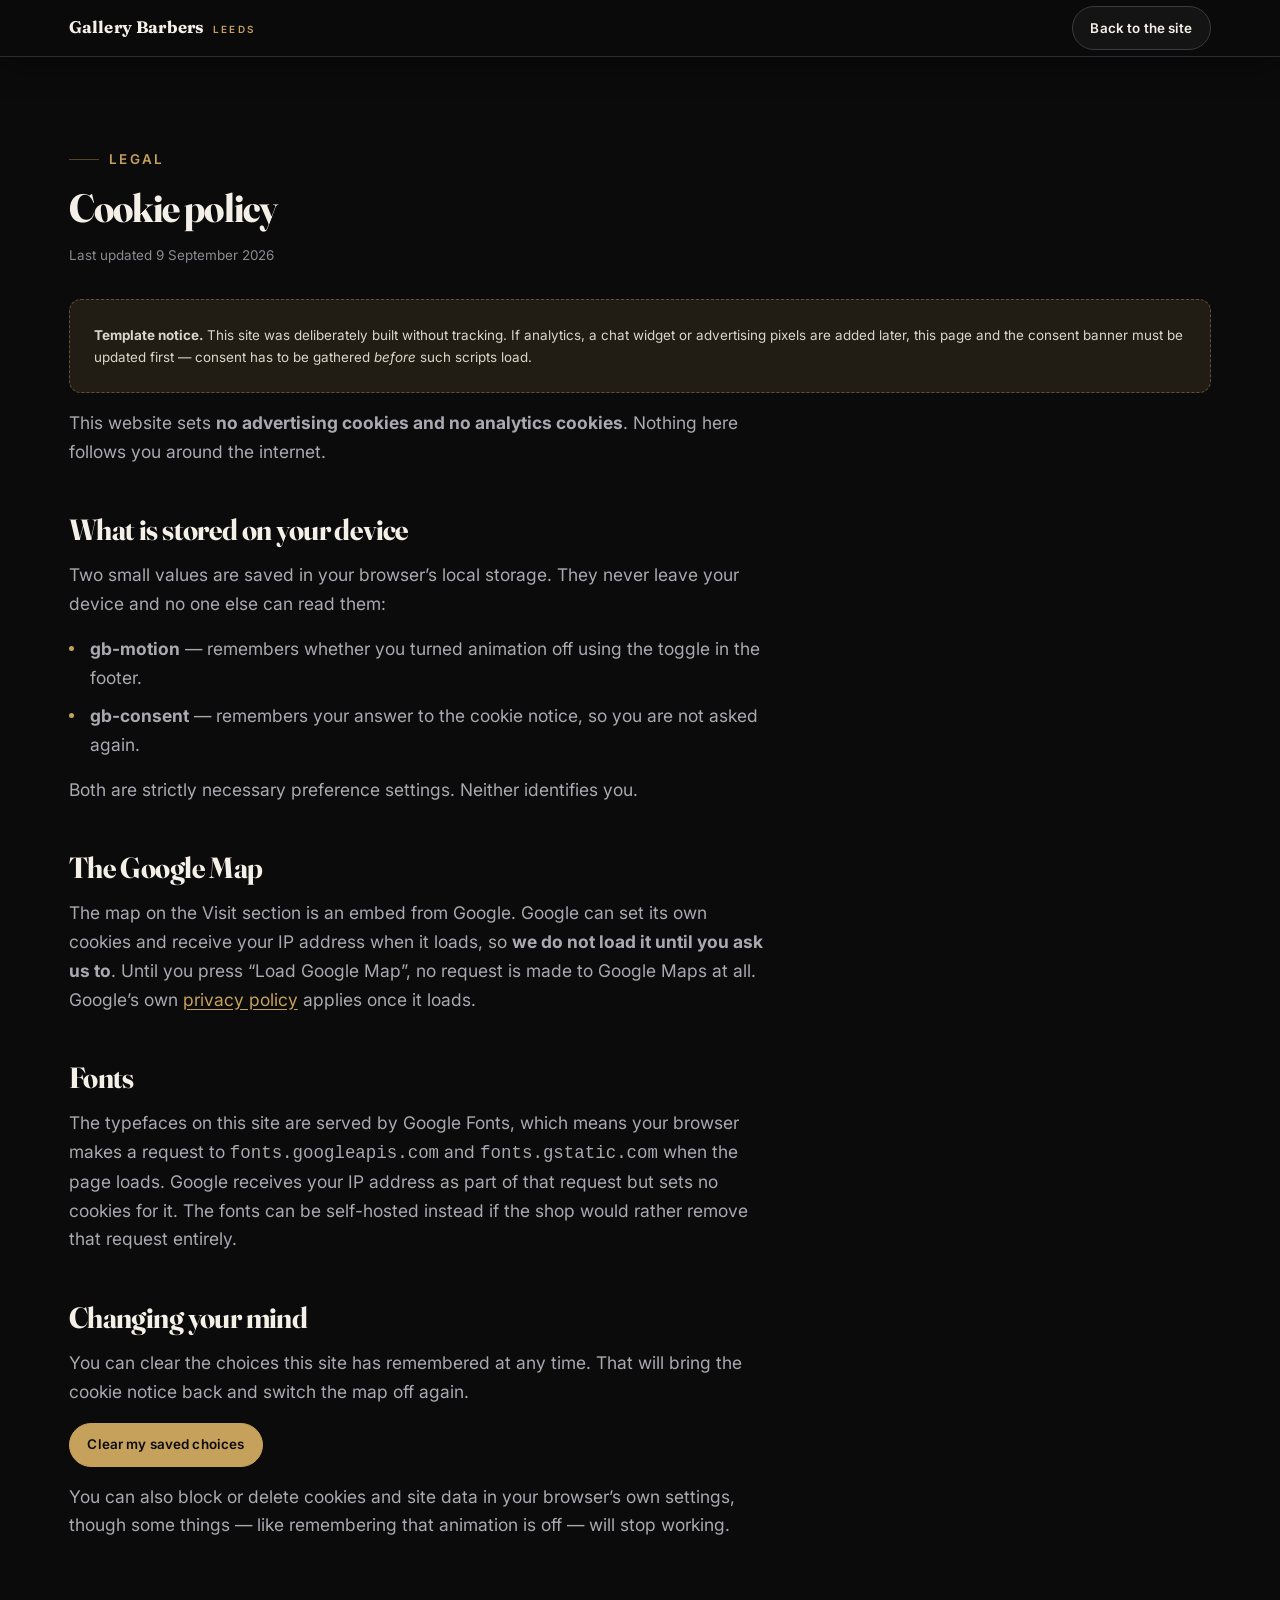
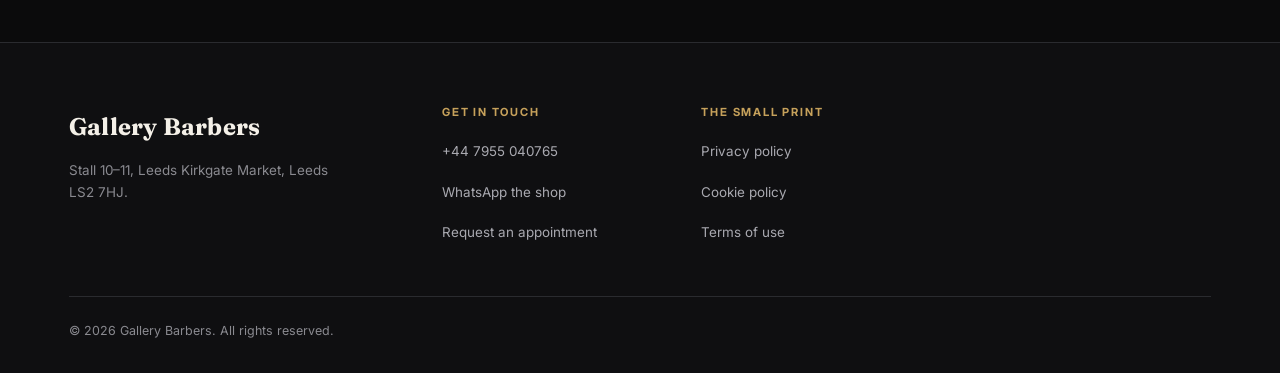
<file: cookies.html>
<!DOCTYPE html>
<html lang="en-GB" data-motion="full">
<head>
<meta charset="utf-8">
<meta name="viewport" content="width=device-width, initial-scale=1, viewport-fit=cover">
<title>Cookie policy | Gallery Barbers Leeds</title>
<meta name="description" content="What this website stores in your browser, and how to change your choice. Gallery Barbers, Leeds Kirkgate Market.">
<meta name="robots" content="index, follow">
<link rel="canonical" href="https://businesspro121.github.io/gallery-barbers-leeds/cookies.html">
<meta name="theme-color" content="#0B0B0C">
<link rel="icon" href="assets/img/favicon.svg" type="image/svg+xml">
<link rel="apple-touch-icon" href="assets/img/apple-touch-icon.png">
<link rel="preconnect" href="https://fonts.googleapis.com">
<link rel="preconnect" href="https://fonts.gstatic.com" crossorigin>
<link href="https://fonts.googleapis.com/css2?family=Fraunces:ital,opsz,wght@0,9..144,400..800;1,9..144,400..800&family=Inter:wght@400;500;600;700&display=swap" rel="stylesheet">
<link rel="stylesheet" href="assets/css/styles.css">
<script>
(function () {
  var d = document.documentElement;
  d.classList.add('js');
  var saved = null;
  try { saved = localStorage.getItem('gb-motion'); } catch (e) {}
  var reduced = saved ? saved === 'reduced'
    : window.matchMedia('(prefers-reduced-motion: reduce)').matches;
  d.setAttribute('data-motion', reduced ? 'reduced' : 'full');
})();
</script>
</head>
<body>
<a class="skip-link" href="#main">Skip to main content</a>

<header class="site-header is-scrolled">
  <div class="shell site-header__inner">
    <a class="brand" href="index.html" aria-label="Gallery Barbers — home">
      <span class="brand__mark">Gallery Barbers</span>
      <span class="brand__sub">Leeds</span>
    </a>
    <div class="header__actions">
      <a class="btn btn--ghost btn--sm" href="index.html">Back to the site</a>
    </div>
  </div>
</header>

<main id="main" class="section doc">
  <div class="shell">
    <p class="eyebrow">Legal</p>
    <h1 class="section-title" style="font-size:var(--step-3)">Cookie policy</h1>
    <p class="doc__meta">Last updated 9 September 2026</p>

    <div class="doc__note">
      <p><strong>Template notice.</strong> This site was deliberately built without tracking. If analytics, a chat widget or advertising pixels are added later, this page and the consent banner must be updated first &mdash; consent has to be gathered <em>before</em> such scripts load.</p>
    </div>

    <div class="doc__body">

      <p>
        This website sets <strong>no advertising cookies and no analytics cookies</strong>.
        Nothing here follows you around the internet.
      </p>

      <h2>What is stored on your device</h2>
      <p>
        Two small values are saved in your browser&rsquo;s local storage. They never leave
        your device and no one else can read them:
      </p>
      <ul>
        <li><strong>gb-motion</strong> &mdash; remembers whether you turned animation off using the toggle in the footer.</li>
        <li><strong>gb-consent</strong> &mdash; remembers your answer to the cookie notice, so you are not asked again.</li>
      </ul>
      <p>
        Both are strictly necessary preference settings. Neither identifies you.
      </p>

      <h2>The Google Map</h2>
      <p>
        The map on the Visit section is an embed from Google. Google can set its own
        cookies and receive your IP address when it loads, so <strong>we do not load it
        until you ask us to</strong>. Until you press &ldquo;Load Google Map&rdquo;, no
        request is made to Google Maps at all. Google&rsquo;s own
        <a href="https://policies.google.com/privacy" target="_blank" rel="noopener noreferrer">privacy policy</a>
        applies once it loads.
      </p>

      <h2>Fonts</h2>
      <p>
        The typefaces on this site are served by Google Fonts, which means your browser
        makes a request to <code>fonts.googleapis.com</code> and
        <code>fonts.gstatic.com</code> when the page loads. Google receives your IP
        address as part of that request but sets no cookies for it. The fonts can be
        self-hosted instead if the shop would rather remove that request entirely.
      </p>

      <h2>Changing your mind</h2>
      <p>
        You can clear the choices this site has remembered at any time. That will bring
        the cookie notice back and switch the map off again.
      </p>
      <p>
        <button class="btn btn--gold btn--sm" type="button" id="resetConsent">Clear my saved choices</button>
        <span id="resetDone" class="field__hint" hidden style="margin-left:.6rem">Cleared &mdash; reload the page to start fresh.</span>
      </p>
      <p>
        You can also block or delete cookies and site data in your browser&rsquo;s own
        settings, though some things &mdash; like remembering that animation is off &mdash;
        will stop working.
      </p>

    </div>
  </div>
</main>

<footer class="site-footer">
  <div class="shell">
    <div class="footer__grid">
      <div class="footer__col footer__brand">
        <span class="brand__mark">Gallery Barbers</span>
        <p class="footer__blurb">Stall 10&ndash;11, Leeds Kirkgate Market, Leeds LS2 7HJ.</p>
      </div>
      <div class="footer__col">
        <h3>Get in touch</h3>
        <ul>
          <li><a href="tel:+447955040765">+44 7955 040765</a></li>
          <li><a href="https://wa.me/447955040765" target="_blank" rel="noopener noreferrer">WhatsApp the shop</a></li>
          <li><a href="index.html#book">Request an appointment</a></li>
        </ul>
      </div>
      <div class="footer__col">
        <h3>The small print</h3>
        <ul>
          <li><a href="privacy.html">Privacy policy</a></li>
          <li><a href="cookies.html">Cookie policy</a></li>
          <li><a href="terms.html">Terms of use</a></li>
        </ul>
      </div>
    </div>
    <div class="footer__bottom">
      <p>&copy; <span id="year">2026</span> Gallery Barbers. All rights reserved.</p>
    </div>
  </div>
</footer>
<script>document.getElementById('year').textContent = new Date().getFullYear();</script>
<script>
document.getElementById('resetConsent').addEventListener('click', function () {
  try {
    localStorage.removeItem('gb-consent');
    localStorage.removeItem('gb-motion');
  } catch (e) {}
  document.getElementById('resetDone').hidden = false;
});
</script>
</body>
</html>
</file>
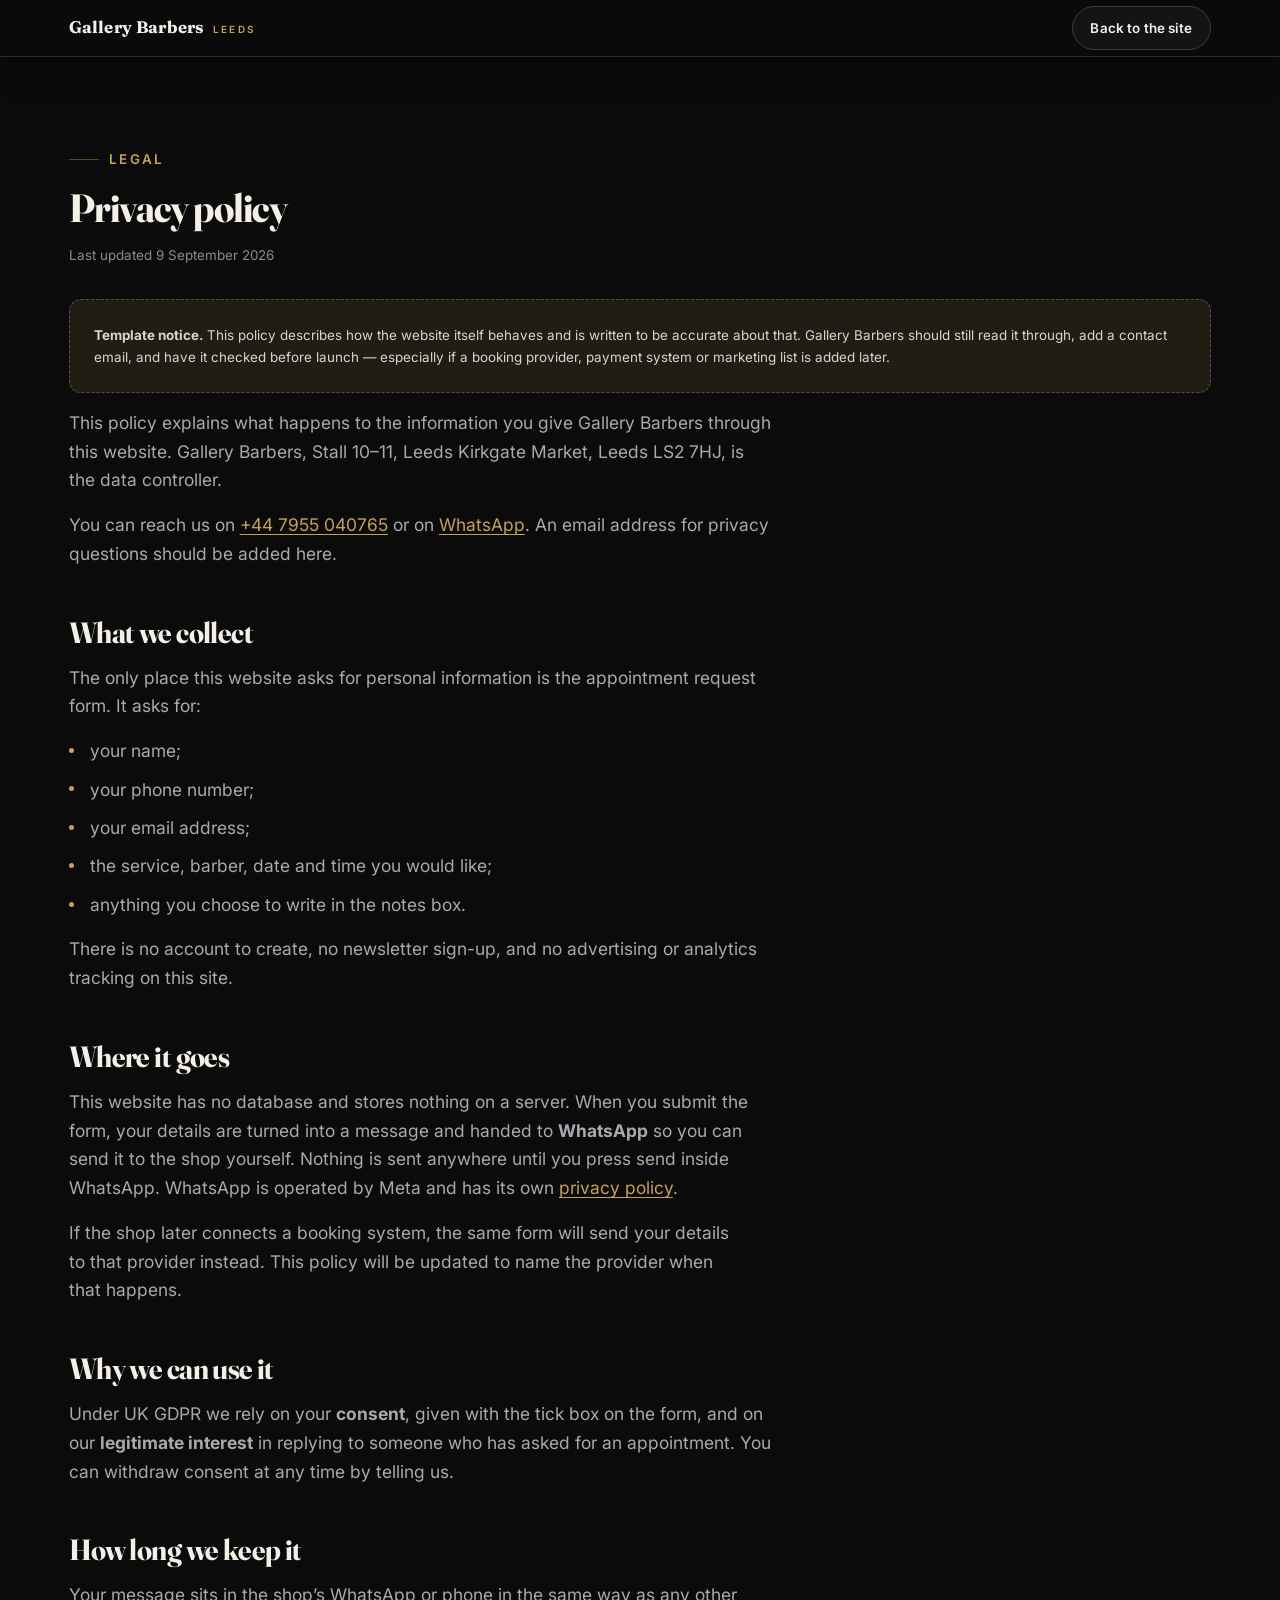
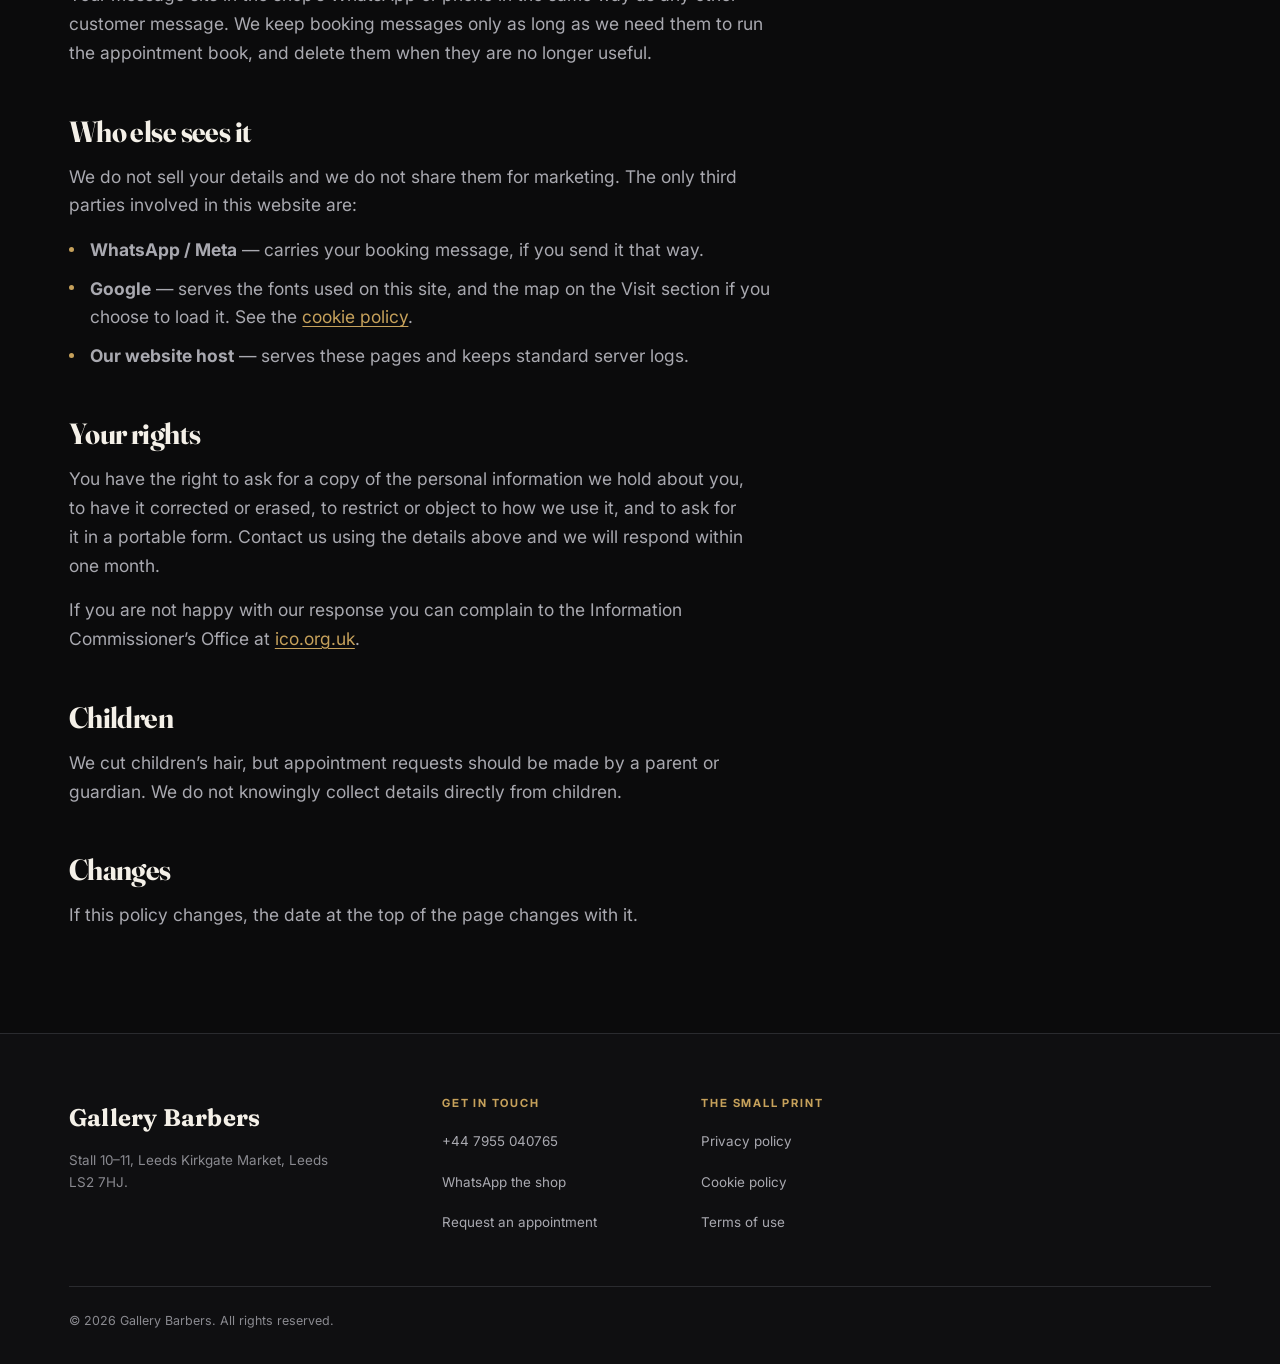
<file: privacy.html>
<!DOCTYPE html>
<html lang="en-GB" data-motion="full">
<head>
<meta charset="utf-8">
<meta name="viewport" content="width=device-width, initial-scale=1, viewport-fit=cover">
<title>Privacy policy | Gallery Barbers Leeds</title>
<meta name="description" content="How Gallery Barbers in Leeds Kirkgate Market handles the personal details you send through this website.">
<meta name="robots" content="index, follow">
<link rel="canonical" href="https://businesspro121.github.io/gallery-barbers-leeds/privacy.html">
<meta name="theme-color" content="#0B0B0C">
<link rel="icon" href="assets/img/favicon.svg" type="image/svg+xml">
<link rel="apple-touch-icon" href="assets/img/apple-touch-icon.png">
<link rel="preconnect" href="https://fonts.googleapis.com">
<link rel="preconnect" href="https://fonts.gstatic.com" crossorigin>
<link href="https://fonts.googleapis.com/css2?family=Fraunces:ital,opsz,wght@0,9..144,400..800;1,9..144,400..800&family=Inter:wght@400;500;600;700&display=swap" rel="stylesheet">
<link rel="stylesheet" href="assets/css/styles.css">
<script>
(function () {
  var d = document.documentElement;
  d.classList.add('js');
  var saved = null;
  try { saved = localStorage.getItem('gb-motion'); } catch (e) {}
  var reduced = saved ? saved === 'reduced'
    : window.matchMedia('(prefers-reduced-motion: reduce)').matches;
  d.setAttribute('data-motion', reduced ? 'reduced' : 'full');
})();
</script>
</head>
<body>
<a class="skip-link" href="#main">Skip to main content</a>

<header class="site-header is-scrolled">
  <div class="shell site-header__inner">
    <a class="brand" href="index.html" aria-label="Gallery Barbers — home">
      <span class="brand__mark">Gallery Barbers</span>
      <span class="brand__sub">Leeds</span>
    </a>
    <div class="header__actions">
      <a class="btn btn--ghost btn--sm" href="index.html">Back to the site</a>
    </div>
  </div>
</header>

<main id="main" class="section doc">
  <div class="shell">
    <p class="eyebrow">Legal</p>
    <h1 class="section-title" style="font-size:var(--step-3)">Privacy policy</h1>
    <p class="doc__meta">Last updated 9 September 2026</p>

    <div class="doc__note">
      <p><strong>Template notice.</strong> This policy describes how the website itself behaves and is written to be accurate about that. Gallery Barbers should still read it through, add a contact email, and have it checked before launch &mdash; especially if a booking provider, payment system or marketing list is added later.</p>
    </div>

    <div class="doc__body">

      <p>
        This policy explains what happens to the information you give Gallery Barbers
        through this website. Gallery Barbers, Stall 10&ndash;11, Leeds Kirkgate Market,
        Leeds LS2 7HJ, is the data controller.
      </p>
      <p>
        You can reach us on <a href="tel:+447955040765">+44 7955 040765</a> or on
        <a href="https://wa.me/447955040765" target="_blank" rel="noopener noreferrer">WhatsApp</a>.
        <span class="editable" title="Add a contact email address before launch">An email address for privacy
        questions should be added here.</span>
      </p>

      <h2>What we collect</h2>
      <p>
        The only place this website asks for personal information is the appointment
        request form. It asks for:
      </p>
      <ul>
        <li>your name;</li>
        <li>your phone number;</li>
        <li>your email address;</li>
        <li>the service, barber, date and time you would like;</li>
        <li>anything you choose to write in the notes box.</li>
      </ul>
      <p>
        There is no account to create, no newsletter sign-up, and no advertising or
        analytics tracking on this site.
      </p>

      <h2>Where it goes</h2>
      <p>
        This website has no database and stores nothing on a server. When you submit the
        form, your details are turned into a message and handed to
        <strong>WhatsApp</strong> so you can send it to the shop yourself. Nothing is sent
        anywhere until you press send inside WhatsApp. WhatsApp is operated by Meta and
        has its own
        <a href="https://www.whatsapp.com/legal/privacy-policy" target="_blank" rel="noopener noreferrer">privacy policy</a>.
      </p>
      <p>
        If the shop later connects a booking system, the same form will send your details
        to that provider instead. This policy will be updated to name the provider when
        that happens.
      </p>

      <h2>Why we can use it</h2>
      <p>
        Under UK GDPR we rely on your <strong>consent</strong>, given with the tick box on
        the form, and on our <strong>legitimate interest</strong> in replying to someone
        who has asked for an appointment. You can withdraw consent at any time by telling
        us.
      </p>

      <h2>How long we keep it</h2>
      <p>
        Your message sits in the shop&rsquo;s WhatsApp or phone in the same way as any
        other customer message. We keep booking messages only as long as we need them to
        run the appointment book, and delete them when they are no longer useful.
      </p>

      <h2>Who else sees it</h2>
      <p>
        We do not sell your details and we do not share them for marketing. The only third
        parties involved in this website are:
      </p>
      <ul>
        <li><strong>WhatsApp / Meta</strong> &mdash; carries your booking message, if you send it that way.</li>
        <li><strong>Google</strong> &mdash; serves the fonts used on this site, and the map on the Visit section if you choose to load it. See the <a href="cookies.html">cookie policy</a>.</li>
        <li><strong>Our website host</strong> &mdash; serves these pages and keeps standard server logs.</li>
      </ul>

      <h2>Your rights</h2>
      <p>
        You have the right to ask for a copy of the personal information we hold about
        you, to have it corrected or erased, to restrict or object to how we use it, and
        to ask for it in a portable form. Contact us using the details above and we will
        respond within one month.
      </p>
      <p>
        If you are not happy with our response you can complain to the Information
        Commissioner&rsquo;s Office at
        <a href="https://ico.org.uk" target="_blank" rel="noopener noreferrer">ico.org.uk</a>.
      </p>

      <h2>Children</h2>
      <p>
        We cut children&rsquo;s hair, but appointment requests should be made by a parent
        or guardian. We do not knowingly collect details directly from children.
      </p>

      <h2>Changes</h2>
      <p>
        If this policy changes, the date at the top of the page changes with it.
      </p>

    </div>
  </div>
</main>

<footer class="site-footer">
  <div class="shell">
    <div class="footer__grid">
      <div class="footer__col footer__brand">
        <span class="brand__mark">Gallery Barbers</span>
        <p class="footer__blurb">Stall 10&ndash;11, Leeds Kirkgate Market, Leeds LS2 7HJ.</p>
      </div>
      <div class="footer__col">
        <h3>Get in touch</h3>
        <ul>
          <li><a href="tel:+447955040765">+44 7955 040765</a></li>
          <li><a href="https://wa.me/447955040765" target="_blank" rel="noopener noreferrer">WhatsApp the shop</a></li>
          <li><a href="index.html#book">Request an appointment</a></li>
        </ul>
      </div>
      <div class="footer__col">
        <h3>The small print</h3>
        <ul>
          <li><a href="privacy.html">Privacy policy</a></li>
          <li><a href="cookies.html">Cookie policy</a></li>
          <li><a href="terms.html">Terms of use</a></li>
        </ul>
      </div>
    </div>
    <div class="footer__bottom">
      <p>&copy; <span id="year">2026</span> Gallery Barbers. All rights reserved.</p>
    </div>
  </div>
</footer>
<script>document.getElementById('year').textContent = new Date().getFullYear();</script>

</body>
</html>
</file>
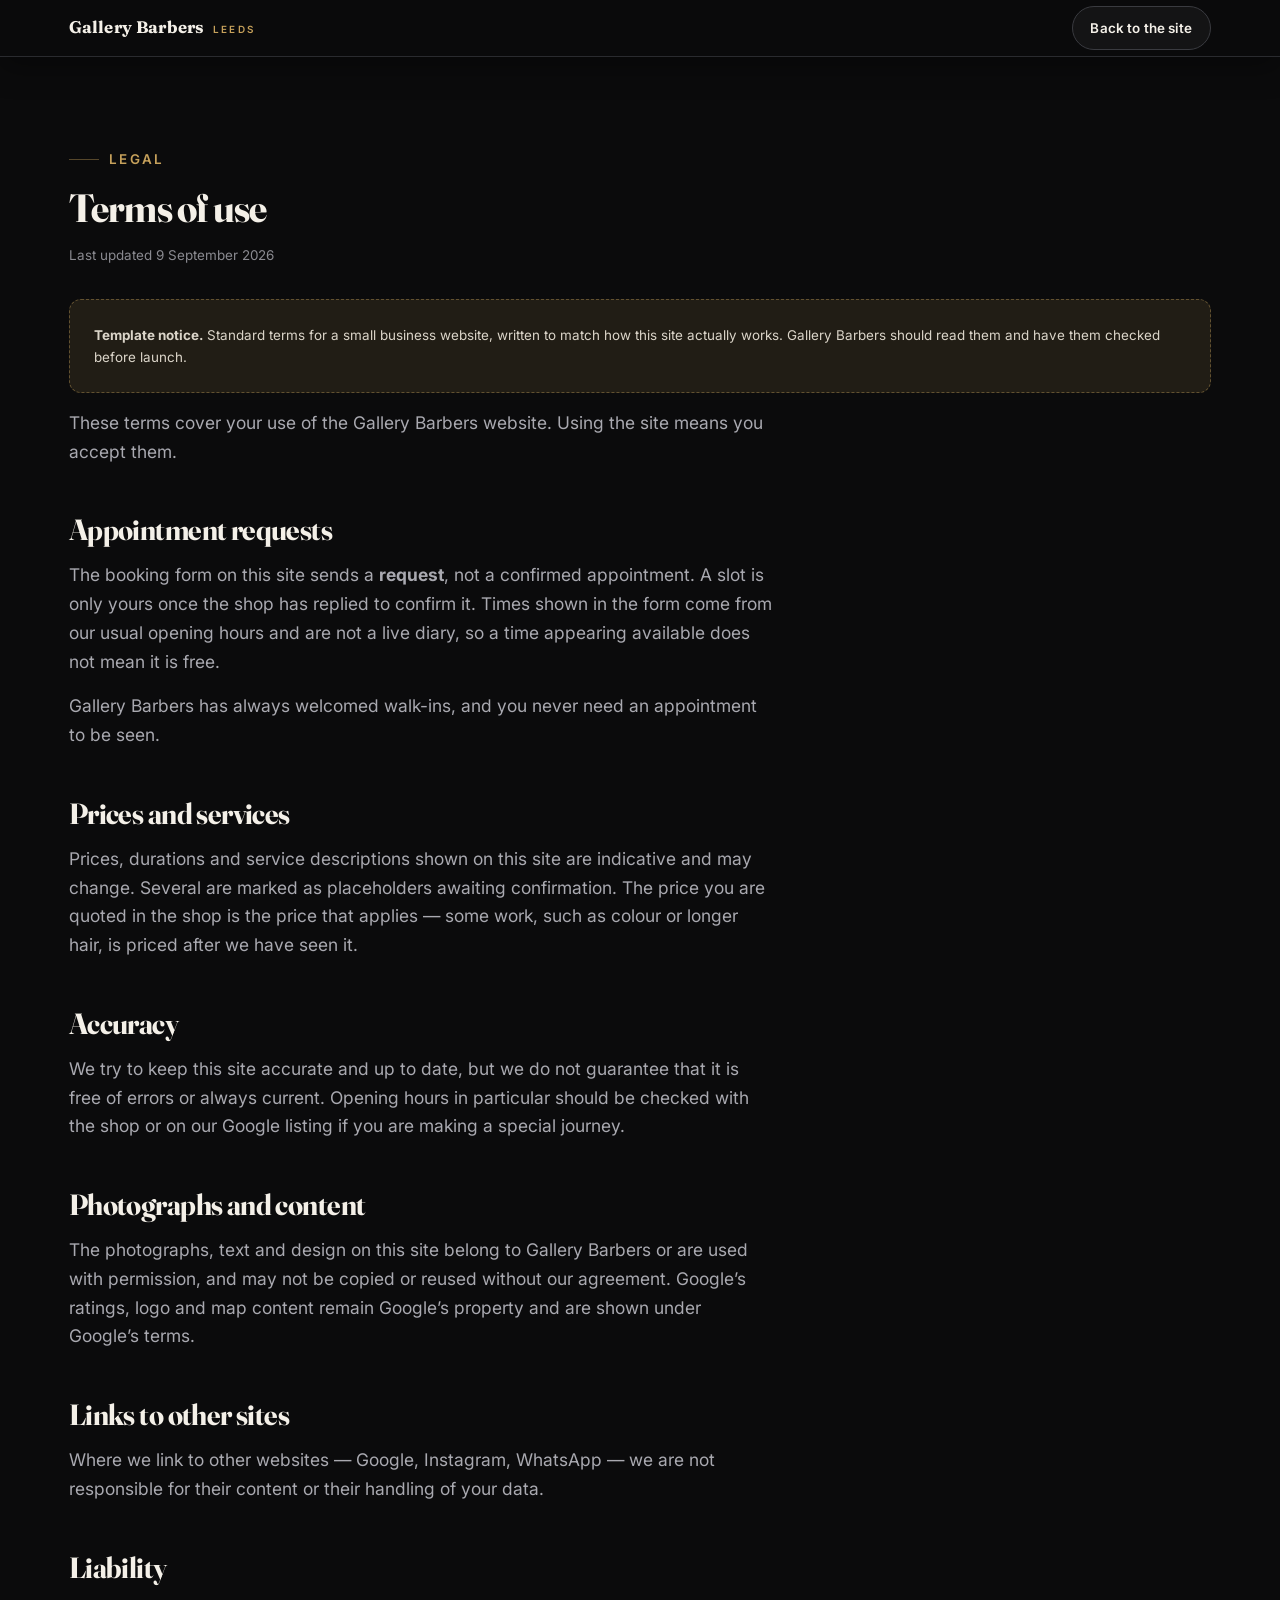
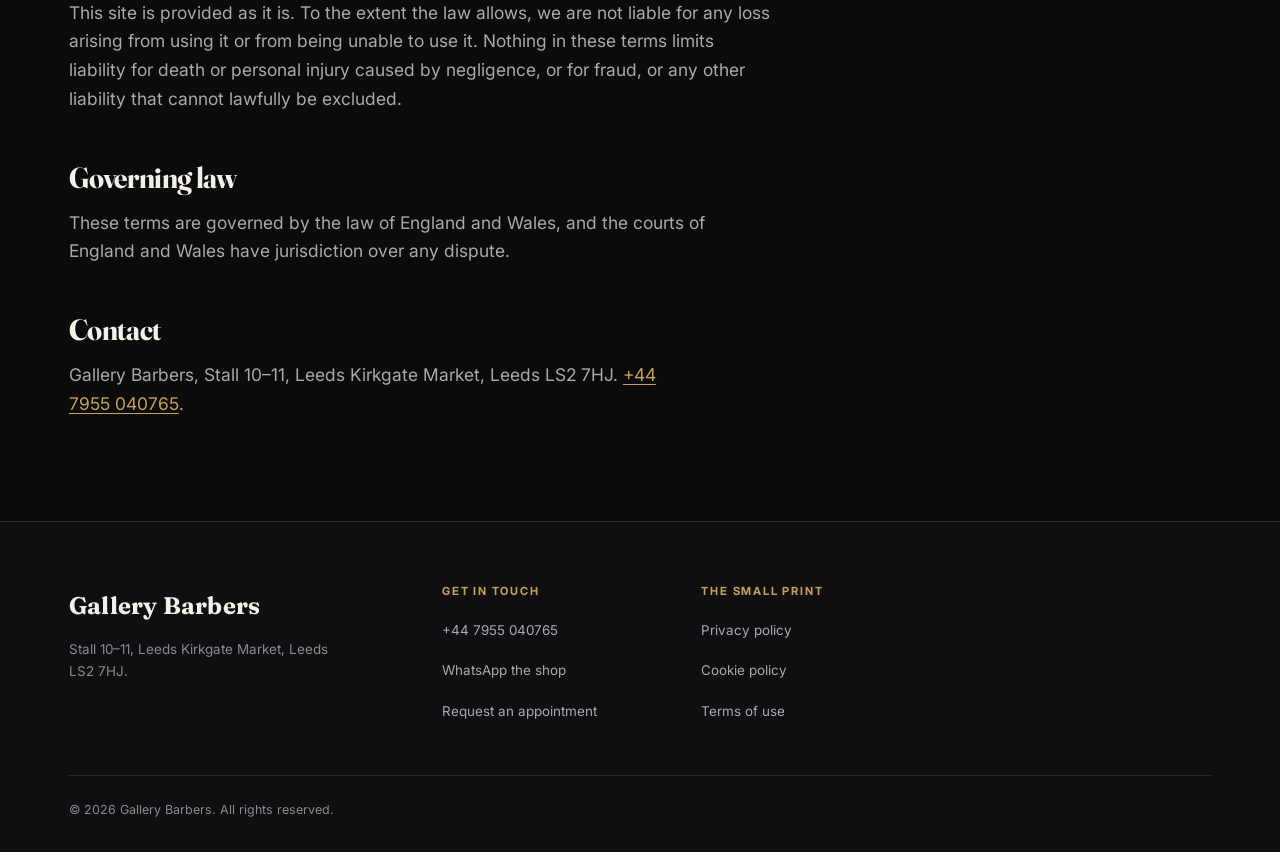
<file: terms.html>
<!DOCTYPE html>
<html lang="en-GB" data-motion="full">
<head>
<meta charset="utf-8">
<meta name="viewport" content="width=device-width, initial-scale=1, viewport-fit=cover">
<title>Terms of use | Gallery Barbers Leeds</title>
<meta name="description" content="The terms covering use of the Gallery Barbers website, appointment requests and published prices.">
<meta name="robots" content="index, follow">
<link rel="canonical" href="https://businesspro121.github.io/gallery-barbers-leeds/terms.html">
<meta name="theme-color" content="#0B0B0C">
<link rel="icon" href="assets/img/favicon.svg" type="image/svg+xml">
<link rel="apple-touch-icon" href="assets/img/apple-touch-icon.png">
<link rel="preconnect" href="https://fonts.googleapis.com">
<link rel="preconnect" href="https://fonts.gstatic.com" crossorigin>
<link href="https://fonts.googleapis.com/css2?family=Fraunces:ital,opsz,wght@0,9..144,400..800;1,9..144,400..800&family=Inter:wght@400;500;600;700&display=swap" rel="stylesheet">
<link rel="stylesheet" href="assets/css/styles.css">
<script>
(function () {
  var d = document.documentElement;
  d.classList.add('js');
  var saved = null;
  try { saved = localStorage.getItem('gb-motion'); } catch (e) {}
  var reduced = saved ? saved === 'reduced'
    : window.matchMedia('(prefers-reduced-motion: reduce)').matches;
  d.setAttribute('data-motion', reduced ? 'reduced' : 'full');
})();
</script>
</head>
<body>
<a class="skip-link" href="#main">Skip to main content</a>

<header class="site-header is-scrolled">
  <div class="shell site-header__inner">
    <a class="brand" href="index.html" aria-label="Gallery Barbers — home">
      <span class="brand__mark">Gallery Barbers</span>
      <span class="brand__sub">Leeds</span>
    </a>
    <div class="header__actions">
      <a class="btn btn--ghost btn--sm" href="index.html">Back to the site</a>
    </div>
  </div>
</header>

<main id="main" class="section doc">
  <div class="shell">
    <p class="eyebrow">Legal</p>
    <h1 class="section-title" style="font-size:var(--step-3)">Terms of use</h1>
    <p class="doc__meta">Last updated 9 September 2026</p>

    <div class="doc__note">
      <p><strong>Template notice.</strong> Standard terms for a small business website, written to match how this site actually works. Gallery Barbers should read them and have them checked before launch.</p>
    </div>

    <div class="doc__body">

      <p>
        These terms cover your use of the Gallery Barbers website. Using the site means
        you accept them.
      </p>

      <h2>Appointment requests</h2>
      <p>
        The booking form on this site sends a <strong>request</strong>, not a confirmed
        appointment. A slot is only yours once the shop has replied to confirm it. Times
        shown in the form come from our usual opening hours and are not a live diary, so
        a time appearing available does not mean it is free.
      </p>
      <p>
        Gallery Barbers has always welcomed walk-ins, and you never need an appointment to
        be seen.
      </p>

      <h2>Prices and services</h2>
      <p>
        Prices, durations and service descriptions shown on this site are indicative and
        may change. Several are marked as placeholders awaiting confirmation. The price
        you are quoted in the shop is the price that applies &mdash; some work, such as
        colour or longer hair, is priced after we have seen it.
      </p>

      <h2>Accuracy</h2>
      <p>
        We try to keep this site accurate and up to date, but we do not guarantee that it
        is free of errors or always current. Opening hours in particular should be checked
        with the shop or on our Google listing if you are making a special journey.
      </p>

      <h2>Photographs and content</h2>
      <p>
        The photographs, text and design on this site belong to Gallery Barbers or are
        used with permission, and may not be copied or reused without our agreement.
        Google&rsquo;s ratings, logo and map content remain Google&rsquo;s property and are
        shown under Google&rsquo;s terms.
      </p>

      <h2>Links to other sites</h2>
      <p>
        Where we link to other websites &mdash; Google, Instagram, WhatsApp &mdash; we are
        not responsible for their content or their handling of your data.
      </p>

      <h2>Liability</h2>
      <p>
        This site is provided as it is. To the extent the law allows, we are not liable
        for any loss arising from using it or from being unable to use it. Nothing in
        these terms limits liability for death or personal injury caused by negligence, or
        for fraud, or any other liability that cannot lawfully be excluded.
      </p>

      <h2>Governing law</h2>
      <p>
        These terms are governed by the law of England and Wales, and the courts of
        England and Wales have jurisdiction over any dispute.
      </p>

      <h2>Contact</h2>
      <p>
        Gallery Barbers, Stall 10&ndash;11, Leeds Kirkgate Market, Leeds LS2 7HJ.
        <a href="tel:+447955040765">+44 7955 040765</a>.
      </p>

    </div>
  </div>
</main>

<footer class="site-footer">
  <div class="shell">
    <div class="footer__grid">
      <div class="footer__col footer__brand">
        <span class="brand__mark">Gallery Barbers</span>
        <p class="footer__blurb">Stall 10&ndash;11, Leeds Kirkgate Market, Leeds LS2 7HJ.</p>
      </div>
      <div class="footer__col">
        <h3>Get in touch</h3>
        <ul>
          <li><a href="tel:+447955040765">+44 7955 040765</a></li>
          <li><a href="https://wa.me/447955040765" target="_blank" rel="noopener noreferrer">WhatsApp the shop</a></li>
          <li><a href="index.html#book">Request an appointment</a></li>
        </ul>
      </div>
      <div class="footer__col">
        <h3>The small print</h3>
        <ul>
          <li><a href="privacy.html">Privacy policy</a></li>
          <li><a href="cookies.html">Cookie policy</a></li>
          <li><a href="terms.html">Terms of use</a></li>
        </ul>
      </div>
    </div>
    <div class="footer__bottom">
      <p>&copy; <span id="year">2026</span> Gallery Barbers. All rights reserved.</p>
    </div>
  </div>
</footer>
<script>document.getElementById('year').textContent = new Date().getFullYear();</script>

</body>
</html>
</file>
<file: assets/css/styles.css>
/* ============================================================================
   GALLERY BARBERS - Leeds Kirkgate Market
   Design tokens + layout + components. No build step, no framework.

   Palette : charcoal / near-black / warm ivory / muted stone / antique gold
   Type    : Fraunces (display) + Inter (UI & body)
   Motion  : every transition is gated behind html[data-motion="full"].
             data-motion="reduced" (OS preference, or the on-page toggle in
             the footer) collapses everything to its final state instantly.
   ========================================================================= */

/* ---------------------------------------------------------------- tokens - */
:root {
  /* ink */
  --ink-900:#0B0B0C;    /* page ground       */
  --ink-850:#0F0F11;
  --ink-800:#131315;    /* raised surface    */
  --ink-750:#191A1D;
  --ink-700:#1F2023;    /* cards             */
  --ink-600:#2A2B2F;    /* hairlines         */
  --ink-500:#3A3B40;

  /* stone - muted text on dark */
  --stone-400:#8A8A90;  /* 5.6:1 on ink-900  */
  --stone-300:#A9A9B0;  /* 8.1:1 on ink-900  */

  /* ivory */
  --ivory:#F4F0E8;      /* 16.8:1 on ink-900 */
  --ivory-dim:#DBD5C9;
  --ivory-mute:#5A564E; /* 6.4:1 on ivory    */
  --ivory-line:#DCD6C9;

  /* antique gold */
  --gold:#C6A15B;       /* 7.9:1 on ink-900  */
  --gold-bright:#E0C088;
  --gold-ink:#7A6030;   /* 5.2:1 on ivory    */
  --gold-a12:rgba(198,161,91,.12);
  --gold-a24:rgba(198,161,91,.24);
  --gold-a40:rgba(198,161,91,.40);

  /* status */
  --danger:#F2857A;
  --danger-ink:#8E2A1E;
  --ok:#7FBE9B;

  /* type */
  --font-display:"Fraunces",Georgia,"Times New Roman",serif;
  --font-sans:"Inter",-apple-system,BlinkMacSystemFont,"Segoe UI",Roboto,Helvetica,Arial,sans-serif;

  --step--1:clamp(.78rem,.76rem + .10vw,.84rem);
  --step-0 :clamp(1rem,.97rem + .16vw,1.09rem);
  --step-1 :clamp(1.18rem,1.11rem + .34vw,1.4rem);
  --step-2 :clamp(1.42rem,1.28rem + .68vw,1.9rem);
  --step-3 :clamp(1.7rem,1.44rem + 1.28vw,2.6rem);
  --step-4 :clamp(2.05rem,1.57rem + 2.35vw,3.6rem);
  --step-5 :clamp(2.6rem,1.62rem + 4.75vw,5.6rem);

  /* space */
  --sp-1:.25rem; --sp-2:.5rem; --sp-3:.75rem; --sp-4:1rem;
  --sp-5:1.5rem; --sp-6:2rem;  --sp-7:3rem;   --sp-8:4rem;
  --sp-9:clamp(3.5rem,2.4rem + 5vw,7rem);     /* section rhythm */

  --shell:76rem;
  --gutter:clamp(1.15rem,.7rem + 2vw,2.5rem);

  --radius-sm:6px; --radius:12px; --radius-lg:20px; --radius-pill:999px;

  --ease:cubic-bezier(.22,.61,.36,1);
  --ease-out:cubic-bezier(.16,1,.3,1);
  --dur-1:140ms; --dur-2:240ms; --dur-3:420ms; --dur-4:680ms;

  --header-h:64px;
  --shadow-1:0 1px 2px rgba(0,0,0,.4),0 4px 14px rgba(0,0,0,.28);
  --shadow-2:0 18px 48px rgba(0,0,0,.5);
}

/* Collapse all motion when reduced. The attribute is set on <html> before
   first paint by the inline script at the top of index.html. */
html[data-motion="reduced"] *,
html[data-motion="reduced"] *::before,
html[data-motion="reduced"] *::after {
  animation-duration:1ms !important;
  animation-iteration-count:1 !important;
  transition-duration:1ms !important;
  scroll-behavior:auto !important;
}

/* ----------------------------------------------------------------- reset - */
*,*::before,*::after { box-sizing:border-box; }
html { -webkit-text-size-adjust:100%; }
html[data-motion="full"] { scroll-behavior:smooth; }

body {
  margin:0;
  background:var(--ink-900);
  color:var(--ivory);
  font-family:var(--font-sans);
  font-size:var(--step-0);
  line-height:1.65;
  -webkit-font-smoothing:antialiased;
  overflow-x:hidden;
}
img,picture,video,svg { display:block; max-width:100%; }
img { height:auto; background:var(--ink-700); }
button,input,select,textarea { font:inherit; color:inherit; }
button { cursor:pointer; }
a { color:inherit; }
h1,h2,h3,h4 {
  margin:0; font-family:var(--font-display); font-weight:700;
  line-height:1.06; letter-spacing:-.02em;
  font-variation-settings:"opsz" 96,"SOFT" 0,"WONK" 0;
}
p { margin:0; text-wrap:pretty; }
ul,ol { margin:0; padding:0; list-style:none; }
:target { scroll-margin-top:calc(var(--header-h) + 1.5rem); }
section[id] { scroll-margin-top:calc(var(--header-h) + 1rem); }
[hidden] { display:none !important; }

/* focus - always visible, never removed */
:focus-visible {
  outline:2px solid var(--gold-bright);
  outline-offset:3px;
  border-radius:var(--radius-sm);
}
.section--ivory :focus-visible { outline-color:var(--gold-ink); }

.skip-link {
  position:absolute; left:var(--sp-4); top:-5rem; z-index:200;
  background:var(--gold); color:var(--ink-900);
  padding:.7rem 1.1rem; border-radius:var(--radius-sm);
  font-weight:600; text-decoration:none;
  transition:top var(--dur-2) var(--ease);
}
.skip-link:focus { top:var(--sp-4); }

.sr-only {
  position:absolute; width:1px; height:1px; padding:0; margin:-1px;
  overflow:hidden; clip:rect(0 0 0 0); white-space:nowrap; border:0;
}

/* ------------------------------------------------------------- primitives - */
.shell { width:100%; max-width:var(--shell); margin-inline:auto; padding-inline:var(--gutter); }
/* Grid/flex children default to a min-content floor; on a phone one stubborn
   child (a long word, a fixed-ratio box) is enough to widen the whole page. */
.about__grid > *,.booking__grid > *,.reviews__grid > *,.visit__grid > *,
.footer__grid > *,.field-row > *,.svc > * { min-width:0; }
.shell--wide { max-width:88rem; }
.section { padding-block:var(--sp-9); position:relative; }
.section--ivory { background:var(--ivory); color:var(--ink-900); }
.section--raised { background:var(--ink-850); }
.rule { height:1px; background:var(--ink-600); border:0; margin:0; }

.eyebrow {
  display:inline-flex; align-items:center; gap:.6rem;
  font-size:var(--step--1); font-weight:600;
  letter-spacing:.18em; text-transform:uppercase;
  color:var(--gold); margin-bottom:var(--sp-4);
}
.eyebrow::before { content:""; width:1.9rem; height:1px; background:var(--gold-a40); }
.section--ivory .eyebrow { color:var(--gold-ink); }
.section--ivory .eyebrow::before { background:currentColor; opacity:.5; }

.section-title { font-size:var(--step-4); max-width:20ch; }
.section-lede {
  margin-top:var(--sp-4); max-width:58ch;
  font-size:var(--step-1); line-height:1.55; color:var(--stone-300);
}
.section--ivory .section-lede { color:var(--ivory-mute); }
.section-head { margin-bottom:var(--sp-7); }

/* ---------------------------------------------------------------- buttons - */
.btn {
  --btn-bg:transparent; --btn-fg:var(--ivory); --btn-bd:var(--ink-500);
  position:relative; display:inline-flex; align-items:center; justify-content:center;
  gap:.6rem; min-height:48px; padding:.85rem 1.5rem;
  background:var(--btn-bg); color:var(--btn-fg);
  border:1px solid var(--btn-bd); border-radius:var(--radius-pill);
  font-size:var(--step-0); font-weight:600; letter-spacing:.01em;
  text-decoration:none; text-align:center;
  transition:transform var(--dur-2) var(--ease-out),
             background-color var(--dur-2) var(--ease),
             border-color var(--dur-2) var(--ease),
             box-shadow var(--dur-2) var(--ease),
             color var(--dur-2) var(--ease);
}
.btn:disabled,.btn[aria-disabled="true"] { opacity:.55; cursor:not-allowed; }
@media (hover:hover) {
  .btn:not(:disabled):not([aria-disabled="true"]):hover {
    transform:translateY(-2px); box-shadow:var(--shadow-1);
  }
}
.btn:not(:disabled):active { transform:translateY(0) scale(.985); box-shadow:none; }

.btn--gold  { --btn-bg:var(--gold); --btn-fg:var(--ink-900); --btn-bd:var(--gold); }
.btn--gold:hover  { --btn-bg:var(--gold-bright); --btn-bd:var(--gold-bright); }
.btn--ghost { --btn-bg:rgba(255,255,255,.04); }
.btn--ghost:hover { --btn-bg:rgba(255,255,255,.09); --btn-bd:var(--gold-a40); }
/* Greens chosen so white text clears WCAG AA in BOTH states:
   #17803F = 5.0:1, #19853E = 4.7:1. A brighter WhatsApp green drops to 4.1:1. */
.btn--wa    { --btn-bg:#17803F; --btn-fg:#fff; --btn-bd:#17803F; }
.btn--wa:hover { --btn-bg:#19853E; --btn-bd:#2AA45C; }
.btn--ink   { --btn-bg:var(--ink-900); --btn-fg:var(--ivory); --btn-bd:var(--ink-900); }
.btn--ink:hover { --btn-bg:var(--ink-700); --btn-bd:var(--ink-700); }
.btn--outline-ink { --btn-bd:rgba(11,11,12,.28); --btn-fg:var(--ink-900); }
.btn--outline-ink:hover { --btn-bg:rgba(11,11,12,.05); --btn-bd:rgba(11,11,12,.5); }
.btn--quiet { --btn-bd:transparent; --btn-fg:var(--stone-300); min-height:44px; padding:.6rem 1rem; }
.btn--quiet:hover { --btn-fg:var(--ivory); --btn-bg:rgba(255,255,255,.06); }
.btn--sm { min-height:44px; padding:.6rem 1.1rem; font-size:var(--step--1); }
.btn--full { width:100%; }
.btn__icon { width:1.15em; height:1.15em; flex:none; }
.btn-row { display:flex; flex-wrap:wrap; gap:var(--sp-3); }

/* --------------------------------------------------------------- reveals - */
.js .reveal { opacity:0; transform:translateY(14px); }
html[data-motion="full"] .reveal {
  transition:opacity var(--dur-4) var(--ease-out), transform var(--dur-4) var(--ease-out);
  transition-delay:var(--reveal-delay,0ms);
}
.reveal.is-in { opacity:1; transform:none; }
html[data-motion="reduced"] .reveal { opacity:1 !important; transform:none !important; }

/* ---------------------------------------------------------------- header - */
.site-header {
  position:fixed; inset:0 0 auto 0; z-index:90;
  border-bottom:1px solid transparent;
  background:linear-gradient(to bottom,rgba(11,11,12,.66),rgba(11,11,12,0));
  transition:background-color var(--dur-3) var(--ease),
             border-color var(--dur-3) var(--ease),
             box-shadow var(--dur-3) var(--ease);
}
.site-header.is-scrolled {
  background:rgba(11,11,12,.88);
  backdrop-filter:saturate(150%) blur(14px);
  -webkit-backdrop-filter:saturate(150%) blur(14px);
  border-bottom-color:var(--ink-600);
  box-shadow:0 10px 30px rgba(0,0,0,.35);
}
.site-header__inner {
  display:flex; align-items:center; justify-content:space-between; gap:var(--sp-4);
  min-height:var(--header-h);
  transition:min-height var(--dur-3) var(--ease);
}
.site-header.is-scrolled .site-header__inner { min-height:56px; }

.brand { display:inline-flex; align-items:baseline; gap:.55rem; text-decoration:none; }
.brand__mark {
  font-family:var(--font-display); font-weight:700;
  font-size:1.16rem; letter-spacing:.01em; color:var(--ivory);
  transition:font-size var(--dur-3) var(--ease);
}
.site-header.is-scrolled .brand__mark { font-size:1.05rem; }
.brand__sub {
  font-size:.62rem; font-weight:600; letter-spacing:.22em;
  text-transform:uppercase; color:var(--gold);
}
@media (max-width:430px){ .brand__sub { display:none; } }

.nav { display:none; }
.nav__list { display:flex; align-items:center; gap:.1rem; }
.nav__link {
  position:relative; display:block; padding:.68rem .78rem;
  font-size:.92rem; font-weight:500; color:var(--stone-300);
  text-decoration:none; border-radius:var(--radius-sm);
  transition:color var(--dur-2) var(--ease);
}
.nav__link::after {
  content:""; position:absolute; left:.78rem; right:.78rem; bottom:.36rem;
  height:1px; background:var(--gold); transform:scaleX(0); transform-origin:left;
  transition:transform var(--dur-2) var(--ease-out);
}
.nav__link:hover,.nav__link[aria-current="true"] { color:var(--ivory); }
.nav__link:hover::after,.nav__link[aria-current="true"]::after { transform:scaleX(1); }

.header__actions { display:flex; align-items:center; gap:.5rem; }
.header__book { display:none; }

.nav-toggle {
  display:inline-flex; flex-direction:column; align-items:center; justify-content:center;
  width:46px; height:46px; background:rgba(255,255,255,.05);
  border:1px solid var(--ink-500); border-radius:var(--radius-sm);
  transition:background-color var(--dur-2) var(--ease);
}
.nav-toggle:hover { background:rgba(255,255,255,.1); }
.nav-toggle__bar { display:block; width:18px; height:1.5px; background:var(--ivory); border-radius:2px; }
.nav-toggle__bar + .nav-toggle__bar { margin-top:5px; }
html[data-motion="full"] .nav-toggle__bar {
  transition:transform var(--dur-2) var(--ease), opacity var(--dur-1) linear;
}
.nav-toggle[aria-expanded="true"] .nav-toggle__bar:nth-child(1) { transform:translateY(6.5px) rotate(45deg); }
.nav-toggle[aria-expanded="true"] .nav-toggle__bar:nth-child(2) { opacity:0; }
.nav-toggle[aria-expanded="true"] .nav-toggle__bar:nth-child(3) { transform:translateY(-6.5px) rotate(-45deg); }

/* mobile drawer */
.mobile-nav {
  position:fixed; inset:0; z-index:85;
  display:grid; grid-template-rows:1fr auto;
  background:var(--ink-850);
  padding:calc(var(--header-h) + 1.5rem) var(--gutter) calc(1.5rem + env(safe-area-inset-bottom));
  overflow-y:auto;
}
html[data-motion="full"] .mobile-nav { animation:drawer-in var(--dur-3) var(--ease-out) both; }
@keyframes drawer-in { from { opacity:0; transform:translateY(-10px); } to { opacity:1; transform:none; } }
.mobile-nav__list { display:grid; gap:0; align-content:start; }
.mobile-nav__link {
  display:flex; align-items:center; justify-content:space-between; gap:1rem;
  padding:.95rem .25rem; font-family:var(--font-display);
  font-size:var(--step-2); font-weight:600; color:var(--ivory);
  text-decoration:none; border-bottom:1px solid var(--ink-600);
  transition:color var(--dur-2) var(--ease), padding-left var(--dur-2) var(--ease);
}
.mobile-nav__link:hover { color:var(--gold-bright); padding-left:.6rem; }
.mobile-nav__link span {
  font-family:var(--font-sans); font-size:.68rem; font-weight:600;
  letter-spacing:.16em; color:var(--gold);
}
.mobile-nav__foot { display:grid; gap:.6rem; padding-top:var(--sp-5); }

@media (min-width:900px){
  :root { --header-h:76px; }
  .nav { display:block; }
  .header__book { display:inline-flex; }
  .nav-toggle,.mobile-nav { display:none !important; }
}

/* ------------------------------------------------------------------ hero - */
.hero {
  position:relative; isolation:isolate;
  min-height:100svh;
  display:grid; align-items:end;
  padding-top:calc(var(--header-h) + 2rem);
  padding-bottom:clamp(3rem,8vh,6rem);
  overflow:hidden;
}
.hero__media { position:absolute; inset:-8% 0 -8% 0; z-index:-2; will-change:transform; }
.hero__media img {
  width:100%; height:100%; object-fit:cover; object-position:50% 42%;
  /* Graded down so the shop photo reads as warm texture behind the type
     rather than competing with it (and so seasonal decorations in the
     original don't fight the palette). */
  filter:grayscale(.62) sepia(.28) contrast(1.06) brightness(.62) saturate(1.1);
}
.hero__scrim {
  position:absolute; inset:0; z-index:-1;
  background:
    linear-gradient(to bottom, rgba(11,11,12,.80) 0%, rgba(11,11,12,.62) 34%, rgba(11,11,12,.88) 78%, var(--ink-900) 100%),
    radial-gradient(120% 90% at 18% 78%, rgba(198,161,91,.16) 0%, transparent 62%);
}
/* fine grain keeps the upscaled photo from looking soft */
.hero__scrim::after {
  content:""; position:absolute; inset:0; opacity:.5; mix-blend-mode:overlay;
  background-image:url("data:image/svg+xml,%3Csvg xmlns='http://www.w3.org/2000/svg' width='140' height='140'%3E%3Cfilter id='n'%3E%3CfeTurbulence type='fractalNoise' baseFrequency='.85' numOctaves='3'/%3E%3C/filter%3E%3Crect width='140' height='140' filter='url(%23n)' opacity='.35'/%3E%3C/svg%3E");
}
.hero__inner { position:relative; width:100%; }
.hero__trust {
  display:inline-flex; align-items:center; flex-wrap:wrap; gap:.55rem;
  padding:.5rem .95rem .5rem .7rem;
  border:1px solid var(--gold-a24); border-radius:var(--radius-pill);
  background:rgba(11,11,12,.55);
  backdrop-filter:blur(6px); -webkit-backdrop-filter:blur(6px);
  font-size:var(--step--1); font-weight:500; color:var(--ivory-dim);
  margin-bottom:var(--sp-5);
}
.hero__stars { display:inline-flex; gap:1px; color:var(--gold); }
.hero__stars svg { width:.95rem; height:.95rem; }
.hero__title {
  font-size:var(--step-5);
  font-variation-settings:"opsz" 144,"SOFT" 0,"WONK" 1;
  letter-spacing:-.035em; line-height:.94; max-width:14ch;
}
.hero__title .is-gold {
  color:var(--gold);
  font-style:italic;
  font-variation-settings:"opsz" 144,"SOFT" 8,"WONK" 1;
}
.hero__lede {
  margin-top:var(--sp-5); max-width:46ch;
  font-size:var(--step-1); line-height:1.55; color:var(--ivory-dim);
}
.hero__actions { margin-top:var(--sp-6); display:flex; flex-wrap:wrap; gap:var(--sp-3); }
.hero__actions .btn { flex:1 1 auto; min-width:14rem; }
.hero__meta {
  margin-top:var(--sp-6); padding-top:var(--sp-5);
  border-top:1px solid rgba(255,255,255,.12);
  display:flex; flex-wrap:wrap; gap:.5rem 1.6rem;
  font-size:var(--step--1); color:var(--stone-300);
}
.hero__meta strong { color:var(--ivory); font-weight:600; }

.hero__scroll {
  display:none; position:absolute; left:50%; bottom:1.4rem; translate:-50% 0;
  align-items:center; gap:.5rem; font-size:.68rem; letter-spacing:.2em;
  text-transform:uppercase; color:var(--stone-400); text-decoration:none;
}
.hero__scroll::after {
  content:""; width:1px; height:2.2rem; background:linear-gradient(var(--gold),transparent);
}
html[data-motion="full"] .hero__scroll::after { animation:scroll-pulse 2.4s var(--ease) infinite; }
@keyframes scroll-pulse { 0%,100% { opacity:.35; transform:scaleY(.6); } 50% { opacity:1; transform:scaleY(1); } }
@media (min-width:900px){ .hero__scroll { display:inline-flex; flex-direction:column; } }
@media (min-width:640px){ .hero__actions .btn { flex:0 1 auto; } }

/* The woven cape, layered over the hero photograph. Fades in only once the
   simulation has settled — see assets/js/hero-cloth.js. */
.hero__cloth {
  position:absolute; inset:0; z-index:-2;
  width:100%; height:100%; display:block; pointer-events:none;
  opacity:0;
}
html[data-motion="full"] .hero__cloth { transition:opacity 1.1s var(--ease-out); }
.hero.has-cloth .hero__cloth { opacity:1; }
/* With the cape present the photograph becomes a dim underlayer. */
.hero.has-cloth .hero__media { opacity:.62; transition:opacity 1.1s var(--ease-out); }
/* On a phone the cape lands directly behind the headline, so it drops back to
   pure texture and the photograph carries more of the frame. */
@media (max-width:700px){
  .hero.has-cloth .hero__cloth { opacity:.5; }
  .hero.has-cloth .hero__media { opacity:.82; }
}

/* --------------------------------------------------------------- marquee - */
.strip {
  border-block:1px solid var(--ink-600);
  background:var(--ink-850);
  overflow:hidden;
}
.strip__track {
  display:flex; gap:0; width:max-content;
}
html[data-motion="full"] .strip__track { animation:marquee 42s linear infinite; }
.strip:hover .strip__track,.strip:focus-within .strip__track { animation-play-state:paused; }
@keyframes marquee { from { transform:translateX(0); } to { transform:translateX(-50%); } }
.strip__item {
  display:inline-flex; align-items:center; gap:.7rem;
  padding:.95rem 1.6rem; white-space:nowrap;
  font-size:var(--step--1); font-weight:500; letter-spacing:.08em;
  text-transform:uppercase; color:var(--stone-300);
}
.strip__item::after { content:""; width:4px; height:4px; border-radius:50%; background:var(--gold-a40); }

/* ----------------------------------------------------------------- about - */
.about__grid { display:grid; gap:var(--sp-7); align-items:center; }
.about__figure { position:relative; margin:0; }
.about__figure img {
  width:100%; border-radius:var(--radius-lg);
  border:1px solid var(--ink-600);
}
.about__figure figcaption {
  margin-top:var(--sp-3); font-size:var(--step--1); color:var(--stone-400);
}
.about__badge {
  position:absolute; right:-.4rem; bottom:3.4rem;
  background:var(--gold); color:var(--ink-900);
  border-radius:var(--radius); padding:.85rem 1.1rem;
  box-shadow:var(--shadow-2); max-width:11rem;
}
.about__badge b { display:block; font-family:var(--font-display); font-size:1.45rem; line-height:1; }
.about__badge span { font-size:.68rem; font-weight:700; letter-spacing:.13em; text-transform:uppercase; }
.about__body p + p { margin-top:var(--sp-4); }
.about__body p { color:var(--stone-300); }
.about__points { display:grid; gap:var(--sp-4); margin-top:var(--sp-6); }
.about__point { display:flex; gap:var(--sp-4); align-items:flex-start; }
.about__point svg { width:1.4rem; height:1.4rem; color:var(--gold); flex:none; margin-top:.2rem; }
.about__point b { display:block; font-weight:600; color:var(--ivory); }
.about__point span { font-size:var(--step--1); color:var(--stone-400); }
@media (min-width:860px){
  .about__grid { grid-template-columns:minmax(0,.85fr) minmax(0,1fr); gap:var(--sp-8); }
}

/* -------------------------------------------------------------- services - */
.svc__cat + .svc__cat { margin-top:var(--sp-8); }
.svc__cat-head {
  display:flex; flex-wrap:wrap; align-items:baseline; justify-content:space-between;
  gap:var(--sp-3); padding-bottom:var(--sp-3);
  border-bottom:1px solid var(--ivory-line); margin-bottom:var(--sp-2);
}
.svc__cat-head h3 { font-size:var(--step-3); }
.svc__cat-head p { font-size:var(--step--1); color:var(--ivory-mute); max-width:34ch; }

.svc__list { display:grid; gap:0; }
.svc {
  display:grid; gap:.35rem var(--sp-5);
  grid-template-columns:1fr auto;
  align-items:baseline;
  padding:var(--sp-5) var(--sp-4);
  border-bottom:1px solid var(--ivory-line);
  border-radius:var(--radius);
  transition:background-color var(--dur-2) var(--ease),
             transform var(--dur-2) var(--ease-out);
}
@media (hover:hover){ .svc:hover { background:rgba(11,11,12,.045); transform:translateX(4px); } }
.svc__name { font-family:var(--font-display); font-size:var(--step-1); font-weight:600; letter-spacing:-.01em; }
.svc__price {
  grid-column:2; grid-row:1;
  font-family:var(--font-display); font-size:var(--step-2); font-weight:700;
  color:var(--gold-ink); font-variant-numeric:tabular-nums; white-space:nowrap;
}
.svc__desc { grid-column:1/-1; font-size:var(--step--1); color:var(--ivory-mute); max-width:52ch; }
.svc__foot { grid-column:1/-1; display:flex; flex-wrap:wrap; align-items:center; gap:var(--sp-3); margin-top:.4rem; }
.svc__dur {
  display:inline-flex; align-items:center; gap:.4rem;
  font-size:.72rem; font-weight:600; letter-spacing:.1em; text-transform:uppercase;
  color:var(--ivory-mute);
}
.svc__dur svg { width:.9rem; height:.9rem; }
.svc__book { margin-left:auto; }
@media (min-width:720px){
  /* name+blurb | price | duration+button — each in its OWN track, or the
     price and the footer stack on top of each other. */
  .svc { grid-template-columns:minmax(0,1fr) auto auto; align-items:center; padding-inline:var(--sp-5); }
  .svc__name { grid-column:1; grid-row:1; }
  .svc__desc { grid-column:1; grid-row:2; margin-top:.15rem; }
  .svc__price { grid-column:2; grid-row:1/3; margin-inline:var(--sp-6); text-align:right; }
  .svc__foot { grid-column:3; grid-row:1/3; margin-top:0; justify-content:flex-end; }
}

/* --------------------------------------------------------------- booking - */
.booking__grid { display:grid; gap:var(--sp-7); align-items:start; }
.booking__aside { display:grid; gap:var(--sp-5); }
.panel {
  background:var(--ink-800); border:1px solid var(--ink-600);
  border-radius:var(--radius-lg); padding:var(--sp-5);
}
.panel h3 { font-size:var(--step-1); margin-bottom:var(--sp-3); }
.panel p { font-size:var(--step--1); color:var(--stone-300); }
.panel--gold { border-color:var(--gold-a24); background:linear-gradient(180deg,var(--gold-a12),transparent 60%),var(--ink-800); }

.form-card {
  background:var(--ink-800); border:1px solid var(--ink-600);
  border-radius:var(--radius-lg); overflow:hidden;
}
.form-card__head {
  padding:var(--sp-5); border-bottom:1px solid var(--ink-600);
  display:flex; flex-wrap:wrap; gap:var(--sp-3); align-items:center; justify-content:space-between;
}
.form-card__body { padding:var(--sp-5); }

/* step meter */
.steps { display:flex; align-items:center; gap:.4rem; width:100%; }
.steps__item {
  flex:1; display:grid; gap:.45rem;
  font-size:.66rem; font-weight:700; letter-spacing:.12em; text-transform:uppercase;
  color:var(--stone-400);
}
.steps__bar { height:3px; border-radius:2px; background:var(--ink-600); overflow:hidden; }
.steps__bar::after {
  content:""; display:block; height:100%; width:0; background:var(--gold);
  transition:width var(--dur-3) var(--ease-out);
}
.steps__item[data-state="done"] .steps__bar::after,
.steps__item[data-state="current"] .steps__bar::after { width:100%; }
.steps__item[data-state="current"] { color:var(--gold); }
.steps__item[data-state="done"] { color:var(--stone-300); }

fieldset { border:0; margin:0; padding:0; min-width:0; }
legend { padding:0; font-family:var(--font-display); font-size:var(--step-2); font-weight:700; }
.field { display:grid; gap:.4rem; margin-top:var(--sp-5); }
.field__label { font-size:var(--step--1); font-weight:600; letter-spacing:.02em; }
.field__label .opt { color:var(--stone-400); font-weight:400; text-transform:none; letter-spacing:0; }
.field__hint { font-size:.78rem; color:var(--stone-400); }
.field__err {
  display:flex; align-items:flex-start; gap:.4rem;
  font-size:.78rem; font-weight:500; color:var(--danger);
}
.field__err svg { width:.95rem; height:.95rem; flex:none; margin-top:.15rem; }
.field__err[hidden] { display:none !important; }

.input,.select,.textarea {
  width:100%; min-height:48px; padding:.7rem .9rem;
  background:var(--ink-750); color:var(--ivory);
  border:1px solid var(--ink-500); border-radius:var(--radius);
  transition:border-color var(--dur-2) var(--ease), box-shadow var(--dur-2) var(--ease),
             background-color var(--dur-2) var(--ease);
}
.textarea { min-height:7rem; resize:vertical; line-height:1.6; }
.input::placeholder,.textarea::placeholder { color:#6C6C73; }
.input:hover,.select:hover,.textarea:hover { border-color:var(--ink-500); background:#1D1E21; }
.input:focus,.select:focus,.textarea:focus {
  outline:none; border-color:var(--gold); background:var(--ink-700);
  box-shadow:0 0 0 3px var(--gold-a24);
}
.input[aria-invalid="true"],.select[aria-invalid="true"],.textarea[aria-invalid="true"] {
  border-color:var(--danger); box-shadow:0 0 0 3px rgba(242,133,122,.18);
}
.select {
  appearance:none;
  background-image:url("data:image/svg+xml,%3Csvg xmlns='http://www.w3.org/2000/svg' viewBox='0 0 24 24' fill='none' stroke='%23A9A9B0' stroke-width='2' stroke-linecap='round'%3E%3Cpath d='m6 9 6 6 6-6'/%3E%3C/svg%3E");
  background-repeat:no-repeat; background-position:right .8rem center; background-size:1.1rem;
  padding-right:2.6rem;
}
.select option { background:var(--ink-750); color:var(--ivory); }
.field-row { display:grid; gap:var(--sp-4); }
@media (min-width:560px){ .field-row { grid-template-columns:1fr 1fr; } }

/* service radio cards */
.choice-grid { display:grid; gap:.6rem; margin-top:var(--sp-4); }
@media (min-width:560px){ .choice-grid { grid-template-columns:1fr 1fr; } }
.choice { position:relative; }
.choice input { position:absolute; opacity:0; width:1px; height:1px; }
.choice__box {
  display:grid; gap:.2rem; height:100%;
  padding:.85rem 1rem; cursor:pointer;
  background:var(--ink-750); border:1px solid var(--ink-500);
  border-radius:var(--radius);
  transition:border-color var(--dur-2) var(--ease), background-color var(--dur-2) var(--ease),
             transform var(--dur-2) var(--ease-out);
}
.choice__box:hover { border-color:var(--gold-a40); background:var(--ink-700); }
.choice__box:active { transform:scale(.99); }
.choice input:focus-visible + .choice__box { outline:2px solid var(--gold-bright); outline-offset:2px; }
.choice input:checked + .choice__box {
  border-color:var(--gold); background:linear-gradient(180deg,var(--gold-a12),transparent),var(--ink-700);
  box-shadow:inset 0 0 0 1px var(--gold-a40);
}
.choice__name { font-weight:600; font-size:.95rem; }
.choice__meta { font-size:.76rem; color:var(--stone-400); }
.choice input:checked + .choice__box .choice__meta { color:var(--gold-bright); }

/* time slots */
.slots { display:grid; grid-template-columns:repeat(auto-fill,minmax(5.4rem,1fr)); gap:.5rem; margin-top:var(--sp-4); }
.slot input { position:absolute; opacity:0; width:1px; height:1px; }
.slot { position:relative; }
.slot__box {
  display:block; text-align:center; padding:.7rem .3rem; cursor:pointer;
  font-variant-numeric:tabular-nums; font-size:.9rem; font-weight:600;
  background:var(--ink-750); border:1px solid var(--ink-500); border-radius:var(--radius-sm);
  transition:border-color var(--dur-2) var(--ease), background-color var(--dur-2) var(--ease),
             color var(--dur-2) var(--ease), transform var(--dur-1) var(--ease-out);
}
.slot__box:hover { border-color:var(--gold-a40); background:var(--ink-700); }
.slot__box:active { transform:scale(.96); }
.slot input:focus-visible + .slot__box { outline:2px solid var(--gold-bright); outline-offset:2px; }
.slot input:checked + .slot__box { background:var(--gold); border-color:var(--gold); color:var(--ink-900); }
.slot input:disabled + .slot__box {
  opacity:.35; cursor:not-allowed; text-decoration:line-through;
}
.slots__empty { font-size:var(--step--1); color:var(--stone-400); margin-top:var(--sp-4); }

/* checkbox */
.check { display:flex; gap:.7rem; align-items:flex-start; margin-top:var(--sp-5); cursor:pointer; }
.check input { position:absolute; opacity:0; width:1px; height:1px; }
.check__box {
  width:22px; height:22px; flex:none; margin-top:.15rem; display:grid; place-items:center;
  background:var(--ink-750); border:1px solid var(--ink-500); border-radius:5px;
  transition:background-color var(--dur-2) var(--ease), border-color var(--dur-2) var(--ease);
}
.check__box svg { width:14px; height:14px; color:var(--ink-900); opacity:0; transform:scale(.6);
  transition:opacity var(--dur-1) linear, transform var(--dur-2) var(--ease-out); }
.check input:checked + .check__box { background:var(--gold); border-color:var(--gold); }
.check input:checked + .check__box svg { opacity:1; transform:none; }
.check input:focus-visible + .check__box { outline:2px solid var(--gold-bright); outline-offset:2px; }
.check input[aria-invalid="true"] + .check__box { border-color:var(--danger); }
.check__text { font-size:.85rem; color:var(--stone-300); }
.check__text a { color:var(--gold); }

/* error summary */
.err-summary {
  margin-top:var(--sp-5); padding:var(--sp-4);
  border:1px solid var(--danger); border-radius:var(--radius);
  background:rgba(242,133,122,.08);
}
.err-summary h3 { font-family:var(--font-sans); font-size:.95rem; font-weight:700; color:var(--danger); }
.err-summary ul { margin-top:.5rem; display:grid; gap:.3rem; }
.err-summary a { color:var(--danger); font-size:.85rem; }

.form-actions {
  display:flex; flex-wrap:wrap; gap:var(--sp-3); align-items:center;
  margin-top:var(--sp-6); padding-top:var(--sp-5); border-top:1px solid var(--ink-600);
}
.form-actions .btn--gold { margin-left:auto; }

/* review + result panes */
.summary { display:grid; gap:0; margin-top:var(--sp-4);
  border:1px solid var(--ink-600); border-radius:var(--radius); overflow:hidden; }
.summary__row {
  display:grid; grid-template-columns:9rem 1fr; gap:var(--sp-4);
  padding:.75rem var(--sp-4); font-size:.9rem;
}
.summary__row + .summary__row { border-top:1px solid var(--ink-600); }
.summary__row dt { color:var(--stone-400); }
.summary__row dd { margin:0; font-weight:500; overflow-wrap:anywhere; }

.result { text-align:center; padding:var(--sp-6) var(--sp-4); }
.result__icon {
  width:64px; height:64px; margin:0 auto var(--sp-5); border-radius:50%;
  display:grid; place-items:center; background:var(--gold-a12); color:var(--gold);
  border:1px solid var(--gold-a40);
}
.result__icon svg { width:30px; height:30px; }
.result--error .result__icon { background:rgba(242,133,122,.1); color:var(--danger); border-color:var(--danger); }
.result h3 { font-size:var(--step-3); }
.result p { margin-top:var(--sp-3); color:var(--stone-300); max-width:44ch; margin-inline:auto; }
.result .btn-row { justify-content:center; margin-top:var(--sp-6); }

/* loading */
.spinner {
  width:1.15em; height:1.15em; border-radius:50%;
  border:2px solid rgba(11,11,12,.28); border-top-color:var(--ink-900);
  animation:spin .7s linear infinite;
}
@keyframes spin { to { transform:rotate(360deg); } }
html[data-motion="reduced"] .spinner { animation-duration:1.6s !important; }

@media (min-width:960px){
  .booking__grid { grid-template-columns:minmax(0,1.6fr) minmax(0,1fr); gap:var(--sp-7); }
}

/* --------------------------------------------------------------- reviews - */
.reviews__grid { display:grid; gap:var(--sp-6); align-items:center; }
.stat-row { display:grid; grid-template-columns:repeat(2,1fr); gap:var(--sp-4); }
.stat {
  padding:var(--sp-5); border:1px solid var(--ink-600); border-radius:var(--radius-lg);
  background:var(--ink-800); text-align:center;
  transition:border-color var(--dur-3) var(--ease), transform var(--dur-3) var(--ease-out);
}
@media (hover:hover){ .stat:hover { border-color:var(--gold-a40); transform:translateY(-3px); } }
.stat__num {
  display:block; font-family:var(--font-display); font-weight:700;
  font-size:var(--step-4); line-height:1; color:var(--gold);
  font-variant-numeric:tabular-nums;
}
.stat__label {
  display:block; margin-top:.6rem; font-size:.7rem; font-weight:600;
  letter-spacing:.14em; text-transform:uppercase; color:var(--stone-400);
}
.stars-lg { display:inline-flex; gap:.15rem; color:var(--gold); margin-bottom:var(--sp-4); }
.stars-lg svg { width:1.5rem; height:1.5rem; }

.reviews__figure { margin:0; }
.reviews__figure img {
  width:100%; border-radius:var(--radius-lg); border:1px solid var(--ink-600);
}
.reviews__figure figcaption {
  margin-top:var(--sp-3); font-size:var(--step--1); color:var(--stone-400);
}
.reviews__attrib {
  margin-top:var(--sp-6); font-size:.75rem; color:var(--stone-400); max-width:46ch;
}
@media (min-width:900px){
  .reviews__grid { grid-template-columns:minmax(0,1fr) minmax(0,1.05fr); gap:var(--sp-8); }
}

/* --------------------------------------------------------------- gallery - */
.filters {
  display:flex; gap:.5rem; margin-bottom:var(--sp-6);
  overflow-x:auto; padding-bottom:.35rem;
  scrollbar-width:thin; -webkit-overflow-scrolling:touch;
}
.filter {
  flex:none; min-height:44px; padding:.55rem 1.05rem;
  background:transparent; color:var(--stone-300);
  border:1px solid var(--ink-500); border-radius:var(--radius-pill);
  font-size:.85rem; font-weight:600; white-space:nowrap;
  transition:background-color var(--dur-2) var(--ease), color var(--dur-2) var(--ease),
             border-color var(--dur-2) var(--ease), transform var(--dur-1) var(--ease-out);
}
.filter:hover { color:var(--ivory); border-color:var(--gold-a40); background:rgba(255,255,255,.05); }
.filter:active { transform:scale(.97); }
.filter[aria-pressed="true"] { background:var(--gold); border-color:var(--gold); color:var(--ink-900); }

.masonry { columns:2 12rem; column-gap:var(--sp-4); }
@media (min-width:760px){ .masonry { columns:3 15rem; } }
.tile { break-inside:avoid; margin-bottom:var(--sp-4); }
html[data-motion="full"] .tile { transition:opacity var(--dur-3) var(--ease), filter var(--dur-3) var(--ease); }
.tile[hidden] { display:none !important; }

.tile__btn {
  display:block; width:100%; padding:0; position:relative; overflow:hidden;
  background:var(--ink-700); border:1px solid var(--ink-600);
  border-radius:var(--radius); cursor:zoom-in;
  transition:border-color var(--dur-2) var(--ease), transform var(--dur-3) var(--ease-out),
             box-shadow var(--dur-3) var(--ease);
}
.tile__btn img { width:100%; transition:transform var(--dur-4) var(--ease-out), filter var(--dur-3) var(--ease); }
@media (hover:hover){
  .tile__btn:hover { border-color:var(--gold-a40); transform:translateY(-4px); box-shadow:var(--shadow-2); }
  .tile__btn:hover img { transform:scale(1.055); }
}
.tile__btn:active { transform:translateY(-1px) scale(.995); }
.tile__cap {
  position:absolute; inset:auto 0 0 0; padding:1.9rem .85rem .7rem;
  display:flex; align-items:flex-end; justify-content:space-between; gap:.5rem;
  background:linear-gradient(to top,rgba(11,11,12,.92),transparent);
  font-size:.78rem; font-weight:600; text-align:left; color:var(--ivory);
  opacity:0; translate:0 8px;
  transition:opacity var(--dur-3) var(--ease), translate var(--dur-3) var(--ease-out);
}
.tile__btn:hover .tile__cap,.tile__btn:focus-visible .tile__cap { opacity:1; translate:0; }
@media (hover:none){ .tile__cap { opacity:1; translate:0; } }
.tile__cap em { font-style:normal; font-size:.68rem; letter-spacing:.1em; text-transform:uppercase; color:var(--gold); }

.gallery__empty { padding:var(--sp-7) 0; text-align:center; color:var(--stone-400); }

/* -------------------------------------------------------------- lightbox - */
.lightbox {
  width:min(100vw,1100px); max-width:100vw; height:100dvh; max-height:100dvh;
  padding:0; border:0; background:transparent; color:var(--ivory); overflow:hidden;
}
.lightbox::backdrop { background:rgba(6,6,7,.94); backdrop-filter:blur(6px); }
html[data-motion="full"] .lightbox[open] { animation:lb-in var(--dur-3) var(--ease-out); }
@keyframes lb-in { from { opacity:0; transform:scale(.985); } to { opacity:1; transform:none; } }
.lightbox__inner {
  display:grid; grid-template-rows:auto 1fr auto; height:100%;
  padding:calc(.75rem + env(safe-area-inset-top)) .75rem calc(.75rem + env(safe-area-inset-bottom));
  gap:.6rem;
}
.lightbox__bar { display:flex; align-items:center; justify-content:space-between; gap:1rem; }
.lightbox__count { font-size:.78rem; letter-spacing:.12em; text-transform:uppercase; color:var(--stone-400); font-variant-numeric:tabular-nums; }
.lightbox__stage { position:relative; display:grid; place-items:center; min-height:0; }
.lightbox__stage img {
  max-width:100%; max-height:100%; width:auto; height:auto;
  object-fit:contain; border-radius:var(--radius); background:transparent;
}
.lightbox__foot { display:flex; align-items:center; justify-content:space-between; gap:1rem; }
.lightbox__cap { font-size:.85rem; color:var(--stone-300); }
.lightbox__cap em { display:block; font-style:normal; font-size:.68rem; letter-spacing:.12em; text-transform:uppercase; color:var(--gold); }
.icon-btn {
  display:inline-grid; place-items:center; width:46px; height:46px; flex:none;
  background:rgba(255,255,255,.06); border:1px solid var(--ink-500);
  border-radius:50%; color:var(--ivory);
  transition:background-color var(--dur-2) var(--ease), transform var(--dur-1) var(--ease-out),
             border-color var(--dur-2) var(--ease);
}
.icon-btn:hover { background:rgba(255,255,255,.14); border-color:var(--gold-a40); }
.icon-btn:active { transform:scale(.93); }
.icon-btn svg { width:1.25rem; height:1.25rem; }
.lightbox__nav { display:flex; gap:.5rem; }

/* ----------------------------------------------------------------- visit - */
.visit__grid { display:grid; gap:var(--sp-6); align-items:start; }
.visit__list { display:grid; gap:var(--sp-2); }
.visit__item {
  display:grid; grid-template-columns:2.6rem 1fr; gap:var(--sp-4);
  padding:var(--sp-4) 0; border-bottom:1px solid var(--ink-600);
  align-items:start;
}
.visit__item:last-child { border-bottom:0; }
.visit__icon {
  width:2.6rem; height:2.6rem; display:grid; place-items:center;
  border-radius:50%; background:var(--gold-a12); color:var(--gold);
  border:1px solid var(--gold-a24);
}
.visit__icon svg { width:1.15rem; height:1.15rem; }
.visit__item dt { font-size:.7rem; font-weight:700; letter-spacing:.14em; text-transform:uppercase; color:var(--stone-400); }
.visit__item dd { margin:.25rem 0 0; font-size:var(--step-0); }
.visit__item dd a {
  display:inline-block; padding-block:.3rem;
  color:var(--ivory); text-decoration-color:var(--gold-a40); text-underline-offset:3px;
}
.visit__item dd a:hover { color:var(--gold-bright); }
.hours { display:grid; gap:.2rem; font-variant-numeric:tabular-nums; }
.hours__row { display:flex; justify-content:space-between; gap:1rem; max-width:20rem; font-size:.92rem; }
.hours__row span:first-child { color:var(--stone-400); }
.hours__row.is-closed { color:var(--stone-400); }

.map {
  position:relative; border-radius:var(--radius-lg); overflow:hidden;
  border:1px solid var(--ink-600); background:var(--ink-800);
  /* A plain height, deliberately not aspect-ratio: with a min-height set,
     Chrome derives the WIDTH back from the ratio and the box grows past its
     column, putting the whole page into horizontal scroll on a phone. */
  width:100%; min-width:0;
  height:clamp(20rem,58vw,30rem);
}
.map iframe { width:100%; height:100%; border:0; display:block; }
.map__consent {
  position:absolute; inset:0; display:grid; place-items:center; gap:var(--sp-4);
  padding:var(--sp-6); text-align:center; align-content:center;
  background:
    repeating-linear-gradient(45deg,rgba(198,161,91,.04) 0 12px,transparent 12px 24px),
    var(--ink-800);
}
.map__consent svg { width:2.2rem; height:2.2rem; color:var(--gold); }
.map__consent p { font-size:var(--step--1); color:var(--stone-300); max-width:34ch; }
.map__attrib { font-size:.72rem; color:var(--stone-400); margin-top:var(--sp-3); }
.map__attrib a { color:var(--stone-300); }
@media (min-width:900px){
  .visit__grid { grid-template-columns:minmax(0,1fr) minmax(0,1.12fr); gap:var(--sp-8); }
}

/* ---------------------------------------------------------------- social - */
.social__row { display:flex; flex-wrap:wrap; gap:var(--sp-3); margin-top:var(--sp-5); }
.social-link {
  display:inline-flex; align-items:center; gap:.7rem;
  min-height:48px; padding:.7rem 1.2rem;
  border:1px solid var(--ink-500); border-radius:var(--radius-pill);
  text-decoration:none; font-weight:600; font-size:.92rem;
  transition:border-color var(--dur-2) var(--ease), background-color var(--dur-2) var(--ease),
             transform var(--dur-2) var(--ease-out), color var(--dur-2) var(--ease);
}
.social-link svg { width:1.2rem; height:1.2rem; }
@media (hover:hover){ .social-link:hover { transform:translateY(-2px); border-color:var(--gold-a40); background:rgba(255,255,255,.05); color:var(--gold-bright); } }
.social-link:active { transform:translateY(0) scale(.98); }

.ig-grid {
  display:grid; grid-template-columns:repeat(2,1fr); gap:.6rem;
  margin-top:var(--sp-6);
}
@media (min-width:620px){ .ig-grid { grid-template-columns:repeat(3,1fr); } }
@media (min-width:900px){ .ig-grid { grid-template-columns:repeat(6,1fr); } }
.ig-cell {
  position:relative; display:block; overflow:hidden;
  aspect-ratio:1; border-radius:var(--radius);
  border:1px solid var(--ink-600); background:var(--ink-700);
  transition:border-color var(--dur-2) var(--ease), transform var(--dur-3) var(--ease-out);
}
.ig-cell img { width:100%; height:100%; object-fit:cover; transition:transform var(--dur-4) var(--ease-out); }
.ig-cell__badge {
  position:absolute; inset:auto .5rem .5rem auto;
  display:grid; place-items:center; width:1.9rem; height:1.9rem;
  border-radius:50%; background:rgba(11,11,12,.66); color:var(--ivory);
  opacity:0; transition:opacity var(--dur-2) var(--ease);
}
.ig-cell__badge svg { width:1rem; height:1rem; }
@media (hover:hover){
  .ig-cell:hover { border-color:var(--gold-a40); transform:translateY(-3px); }
  .ig-cell:hover img { transform:scale(1.07); }
  .ig-cell:hover .ig-cell__badge { opacity:1; }
}
@media (hover:none){ .ig-cell__badge { opacity:1; } }

/* ---------------------------------------------------------------- footer - */
.site-footer { background:var(--ink-850); border-top:1px solid var(--ink-600); padding-block:var(--sp-8) var(--sp-6); }
.footer__grid { display:grid; gap:var(--sp-6); }
.footer__brand .brand__mark { font-size:1.5rem; }
.footer__blurb { margin-top:var(--sp-3); font-size:var(--step--1); color:var(--stone-400); max-width:34ch; }
.footer__col h3 {
  font-family:var(--font-sans); font-size:.7rem; font-weight:700;
  letter-spacing:.16em; text-transform:uppercase; color:var(--gold); margin-bottom:var(--sp-4);
}
.footer__col ul { display:grid; gap:.55rem; }
.footer__col a {
  display:inline-block; padding-block:.3rem;   /* a 17px line is not a hit target */
  font-size:var(--step--1); color:var(--stone-300); text-decoration:none;
  transition:color var(--dur-2) var(--ease);
}
.footer__col a:hover { color:var(--ivory); text-decoration:underline; text-underline-offset:3px; }
.footer__col address { font-style:normal; font-size:var(--step--1); color:var(--stone-300); line-height:1.7; }
.footer__bottom {
  margin-top:var(--sp-7); padding-top:var(--sp-5); border-top:1px solid var(--ink-600);
  display:flex; flex-wrap:wrap; gap:var(--sp-4); align-items:center; justify-content:space-between;
  font-size:.78rem; color:var(--stone-400);
}
.footer__bottom p { max-width:52ch; }
@media (min-width:700px){ .footer__grid { grid-template-columns:1.4fr 1fr 1fr; } }
@media (min-width:980px){ .footer__grid { grid-template-columns:1.5fr 1fr 1fr 1.1fr; } }

/* motion toggle */
.motion-toggle {
  display:inline-flex; align-items:center; gap:.6rem;
  min-height:44px; padding:.5rem .9rem;
  background:transparent; border:1px solid var(--ink-500); border-radius:var(--radius-pill);
  font-size:.78rem; font-weight:600; color:var(--stone-300);
  transition:border-color var(--dur-2) var(--ease), color var(--dur-2) var(--ease),
             background-color var(--dur-2) var(--ease);
}
.motion-toggle:hover { color:var(--ivory); border-color:var(--gold-a40); background:rgba(255,255,255,.05); }
.motion-toggle svg { width:1rem; height:1rem; color:var(--gold); }
.motion-toggle__state { color:var(--gold); }

/* --------------------------------------------------------- sticky mobile - */
.cta-bar {
  position:fixed; z-index:80; inset:auto 0 0 0;
  display:grid; grid-template-columns:1fr 1fr; gap:.6rem;
  padding:.6rem var(--gutter) calc(.6rem + env(safe-area-inset-bottom));
  background:rgba(11,11,12,.9);
  backdrop-filter:saturate(150%) blur(14px);
  -webkit-backdrop-filter:saturate(150%) blur(14px);
  border-top:1px solid var(--ink-600);
  transform:translateY(110%);
  transition:transform var(--dur-3) var(--ease-out);
}
.cta-bar.is-visible { transform:none; }
.cta-bar .btn { min-height:46px; font-size:.9rem; padding-inline:.75rem; }
@media (min-width:900px){ .cta-bar { display:none !important; } }
/* keep the bar from covering the last of the page */
@media (max-width:899px){ body { padding-bottom:4.6rem; } }

/* --------------------------------------------------------------- consent - */
.cookiebar {
  position:fixed; z-index:100;
  inset:auto var(--gutter) calc(.75rem + env(safe-area-inset-bottom)) var(--gutter);
  max-width:34rem; margin-inline:auto;
  padding:var(--sp-4);
  background:var(--ink-800); border:1px solid var(--ink-500);
  border-radius:var(--radius); box-shadow:var(--shadow-2);
  transition:bottom var(--dur-3) var(--ease);
}
/* Step up out of the way once the sticky booking bar slides in. */
body.cta-on .cookiebar { bottom:calc(4.6rem + env(safe-area-inset-bottom)); }
@media (min-width:900px){
  .cookiebar { inset:auto var(--gutter) var(--gutter) auto; padding:var(--sp-5); }
  body.cta-on .cookiebar { bottom:var(--gutter); }
}
html[data-motion="full"] .cookiebar { animation:pop-in var(--dur-4) var(--ease-out) both; }
@keyframes pop-in { from { opacity:0; transform:translateY(14px); } to { opacity:1; transform:none; } }
.cookiebar h2 { font-family:var(--font-sans); font-size:.95rem; font-weight:700; }
.cookiebar p { margin-top:.5rem; font-size:.82rem; color:var(--stone-300); }
.cookiebar p a { color:var(--gold); }
.cookiebar__actions { display:flex; flex-wrap:wrap; gap:.5rem; margin-top:var(--sp-4); }
.cookiebar__actions .btn { flex:1 1 9rem; }

/* ------------------------------------------------------------- doc pages - */
.doc { padding-top:calc(var(--header-h) + var(--sp-8)); padding-bottom:var(--sp-9); }
.doc__body { max-width:44rem; }
.doc__body h2 { font-size:var(--step-2); margin-top:var(--sp-7); }
.doc__body h3 { font-size:var(--step-1); margin-top:var(--sp-5); }
.doc__body p,.doc__body li { color:var(--stone-300); }
.doc__body p { margin-top:var(--sp-4); }
.doc__body ul { margin-top:var(--sp-4); display:grid; gap:.6rem; }
.doc__body li { position:relative; padding-left:1.35rem; }
.doc__body li::before {
  content:""; position:absolute; left:0; top:.68rem;
  width:5px; height:5px; border-radius:50%; background:var(--gold);
}
.doc__body a { color:var(--gold); text-underline-offset:3px; }
.doc__meta { font-size:var(--step--1); color:var(--stone-400); margin-top:var(--sp-4); }
.doc__note {
  margin-top:var(--sp-6); padding:var(--sp-5);
  border:1px dashed var(--gold-a40); border-radius:var(--radius);
  background:var(--gold-a12);
}
.doc__note p { margin-top:0; color:var(--ivory-dim); font-size:var(--step--1); }

/* --------------------------------------------------------------- print -- */
@media print {
  .site-header,.cta-bar,.cookiebar,.mobile-nav,.hero__media,.filters,.lightbox { display:none !important; }
  body { background:#fff; color:#000; }
  .section--ivory,.section--raised { background:#fff; }
}
</file>
